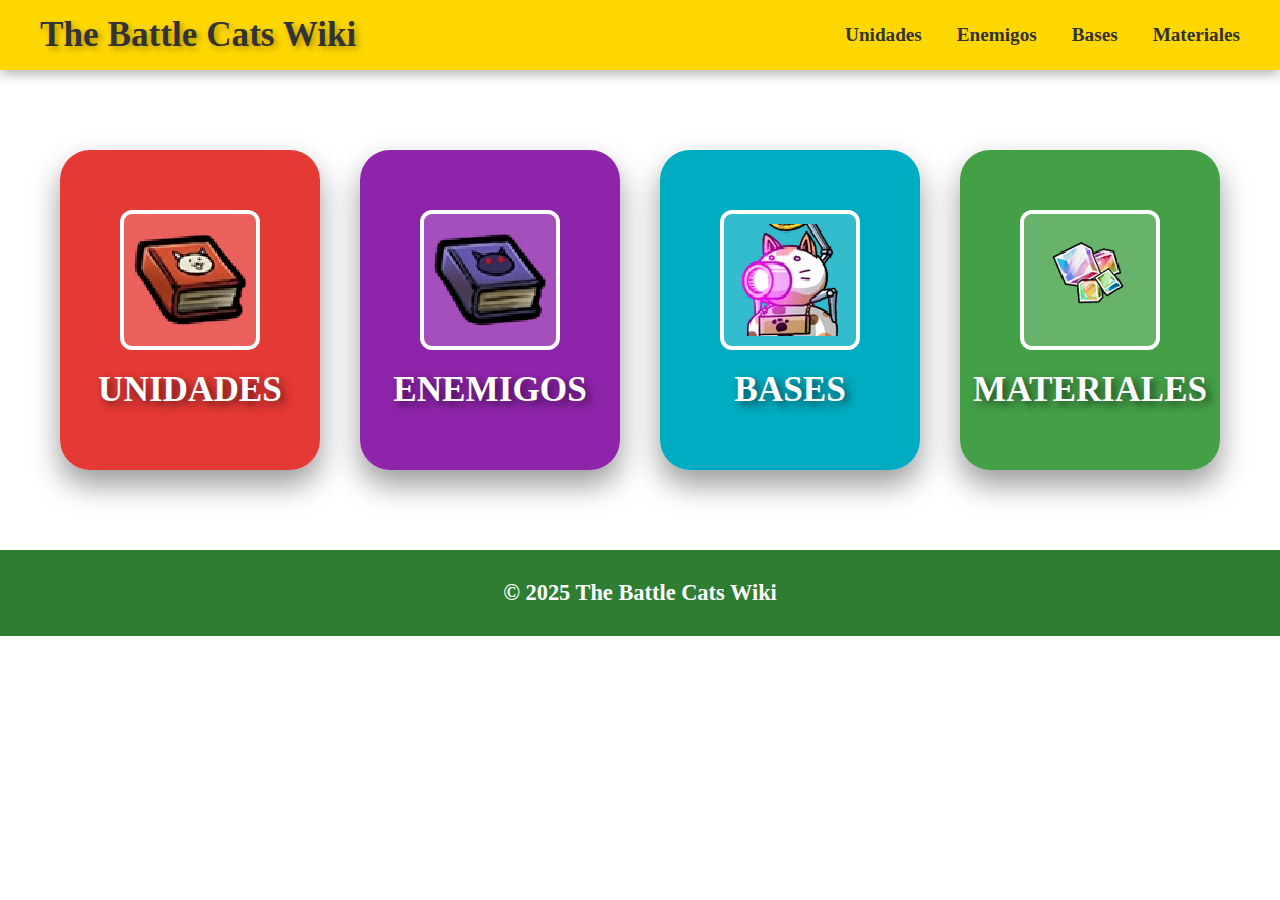
<file: index.html>
<!DOCTYPE html>
<html lang="es">
<head>
    <meta charset="UTF-8">
    <meta name="viewport" content="width=device-width, initial-scale=1.0">
    <title>The Battle Cats Wiki</title>
    <link rel="stylesheet" href="ESTILOS/Estilos.css">
</head>
<body>

    <header>
        <h1>The Battle Cats Wiki</h1>
        <nav>
            <ul>
                <li><a href="Unidades.html">Unidades</a></li>
                <li><a href="Enemigos.html">Enemigos</a></li>
                <li><a href="Bases.html">Bases</a></li>
                <li><a href="Materiales.html">Materiales</a></li>
            </ul>
        </nav>
    </header>

    <main class="home-buttons">
        <article class="unidades">
            <a href="Unidades.html">
                <img src="IMAGES/CatDic.png" alt="Unidades">
                <h3>UNIDADES</h3>
            </a>
        </article>

        <article class="enemigos">
            <a href="Enemigos.html">
                <img src="IMAGES/EnemyDic.png" alt="Enemigos">
                <h3>ENEMIGOS</h3>
            </a>
        </article>

        <article class="bases">
            <a href="Bases.html">
                <img src="IMAGES/BASES.png" alt="Bases">
                <h3>BASES</h3>
            </a>
        </article>

        <article class="materiales">
            <a href="Materiales.html">
                <img src="IMAGES/MATERIALES.png" alt="Materiales">
                <h3>MATERIALES</h3>
            </a>
        </article>
    </main>

    <footer>
        <p>© 2025 The Battle Cats Wiki</p>
    </footer>
    <script src="script.js"></script>
</body>
</html>
</file>
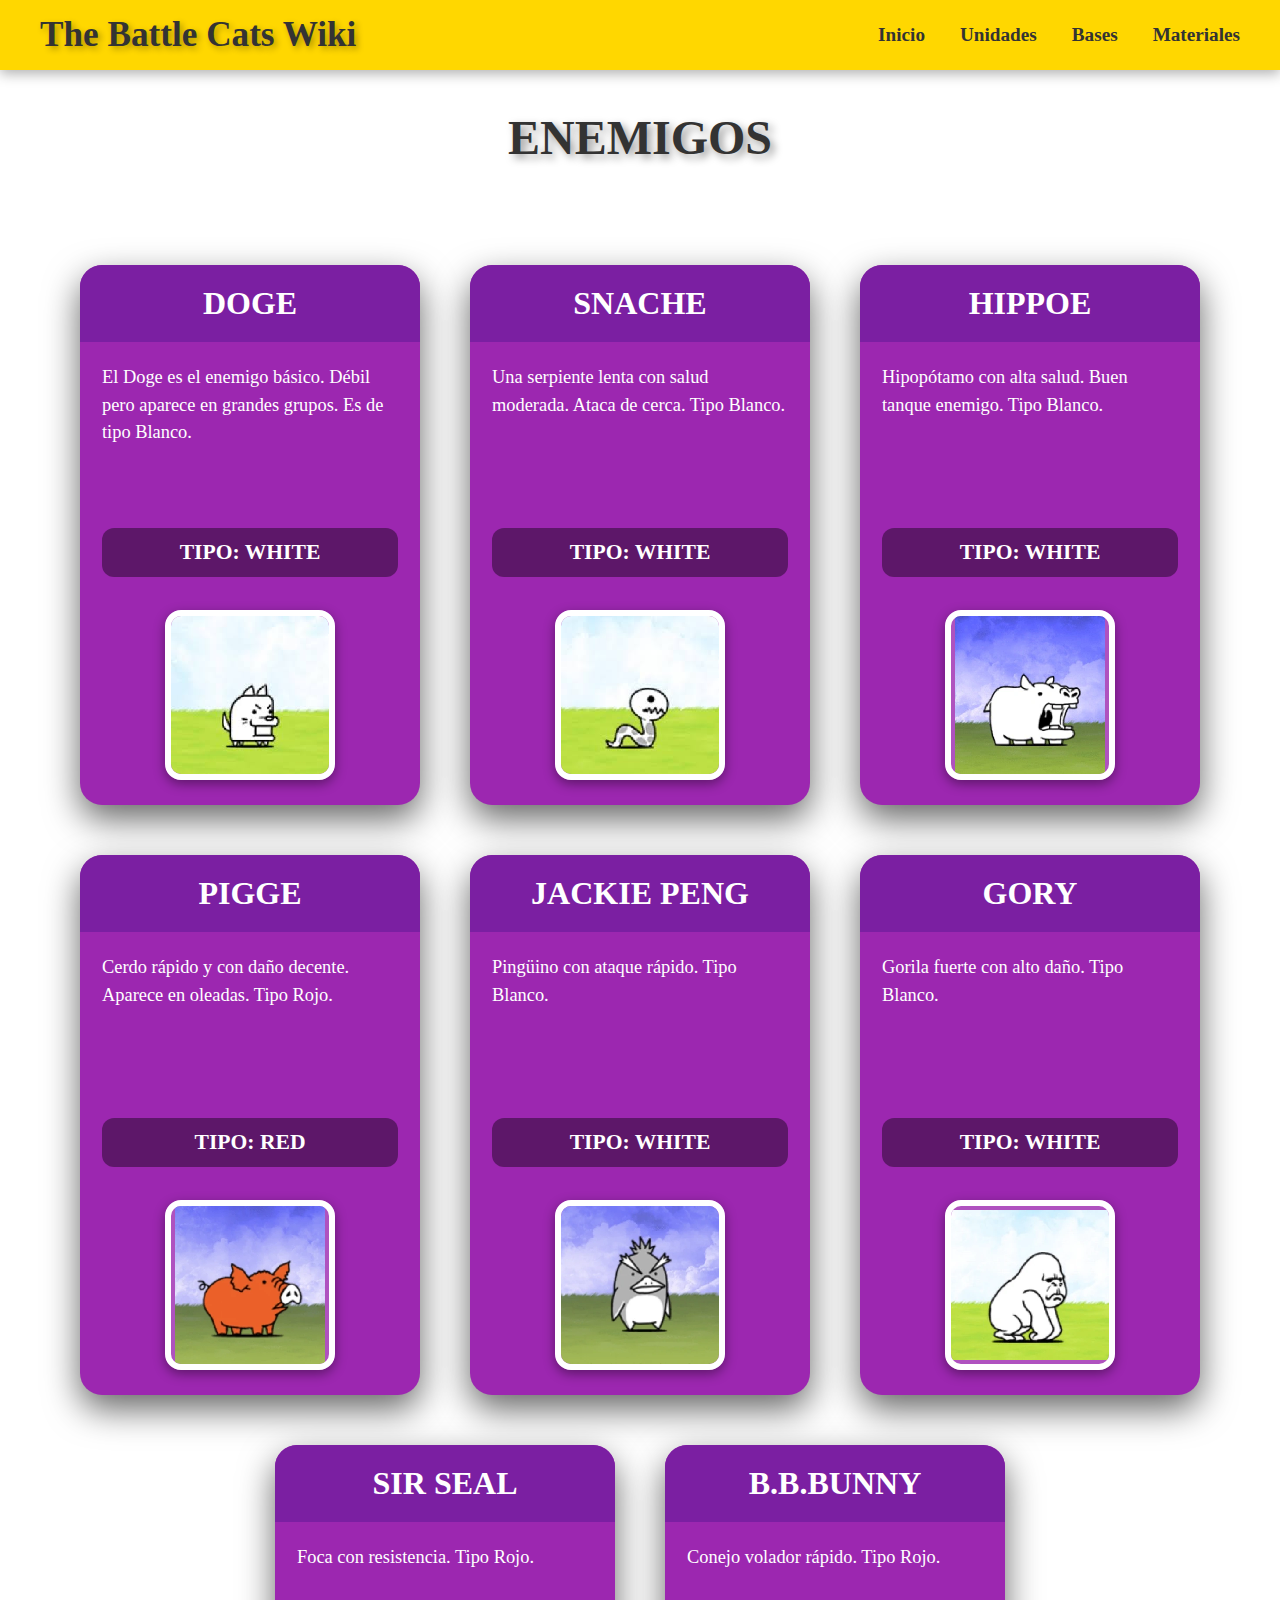
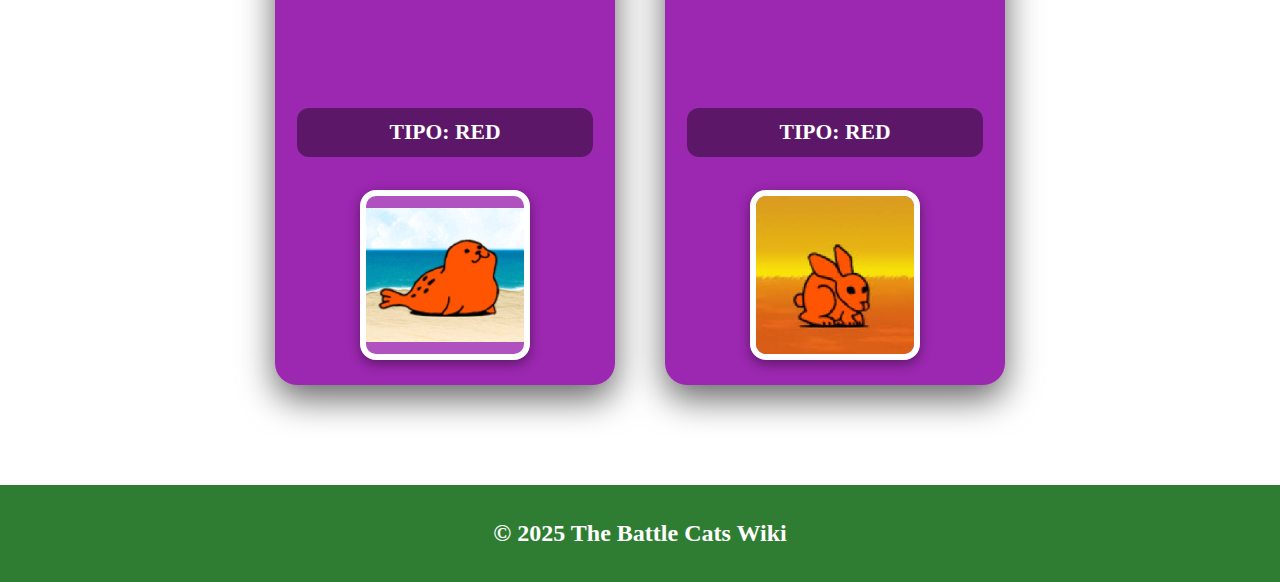
<file: Enemigos.html>
<!DOCTYPE html>
<html lang="es">
<head>
    <meta charset="UTF-8">
    <meta name="viewport" content="width=device-width, initial-scale=1.0">
    <title>The Battle Cats Wiki - Enemigos</title>
    <link rel="stylesheet" href="ESTILOS/Enemigos.css">
</head>
<body>

    <header>
        <h1>The Battle Cats Wiki</h1>
        <nav>
            <ul>
                <li><a href="Inicio.html">Inicio</a></li>
                <li><a href="Unidades.html">Unidades</a></li>
                <li><a href="Bases.html">Bases</a></li>
                <li><a href="Materiales.html">Materiales</a></li>
            </ul>
        </nav>
    </header>

    <main>
        <h2>ENEMIGOS</h2>

        <article>
            <h3>DOGE</h3>
            <p>El Doge es el enemigo básico. Débil pero aparece en grandes grupos. Es de tipo Blanco.</p>
            <strong>TIPO: WHITE</strong>
            <img src="IMAGES/Doge.jpg" alt="Doge">
        </article>

        <article>
            <h3>SNACHE</h3>
            <p>Una serpiente lenta con salud moderada. Ataca de cerca. Tipo Blanco.</p>
            <strong>TIPO: WHITE</strong>
            <img src="IMAGES/Snache.jpg" alt="Snache">
        </article>

        <article>
            <h3>HIPPOE</h3>
            <p>Hipopótamo con alta salud. Buen tanque enemigo. Tipo Blanco.</p>
            <strong>TIPO: WHITE</strong>
            <img src="IMAGES/Hippoe.png" alt="Hippoe">
        </article>

        <article>
            <h3>PIGGE</h3>
            <p>Cerdo rápido y con daño decente. Aparece en oleadas. Tipo Rojo.</p>
            <strong>TIPO: RED</strong>
            <img src="IMAGES/Pigge.png" alt="Pigge">
        </article>

        <article>
            <h3>JACKIE PENG</h3>
            <p>Pingüino con ataque rápido. Tipo Blanco.</p>
            <strong>TIPO: WHITE</strong>
            <img src="IMAGES/Jackie_peng.png" alt="Jackie Peng">
        </article>

        <article>
            <h3>GORY</h3>
            <p>Gorila fuerte con alto daño. Tipo Blanco.</p>
            <strong>TIPO: WHITE</strong>
            <img src="IMAGES/Gory.png" alt="Gory">
        </article>

        <article>
            <h3>SIR SEAL</h3>
            <p>Foca con resistencia. Tipo Rojo.</p>
            <strong>TIPO: RED</strong>
            <img src="IMAGES/Sir_seal.png" alt="Sir Seal">
        </article>

        <article>
            <h3>B.B.BUNNY</h3>
            <p>Conejo volador rápido. Tipo Rojo.</p>
            <strong>TIPO: RED</strong>
            <img src="IMAGES/B.B.Bunny.jpg" alt="B.B.Bunny">
        </article>
    </main>

    <footer>
        <p>© 2025 The Battle Cats Wiki</p>
    </footer>

</body>
</html>
</file>
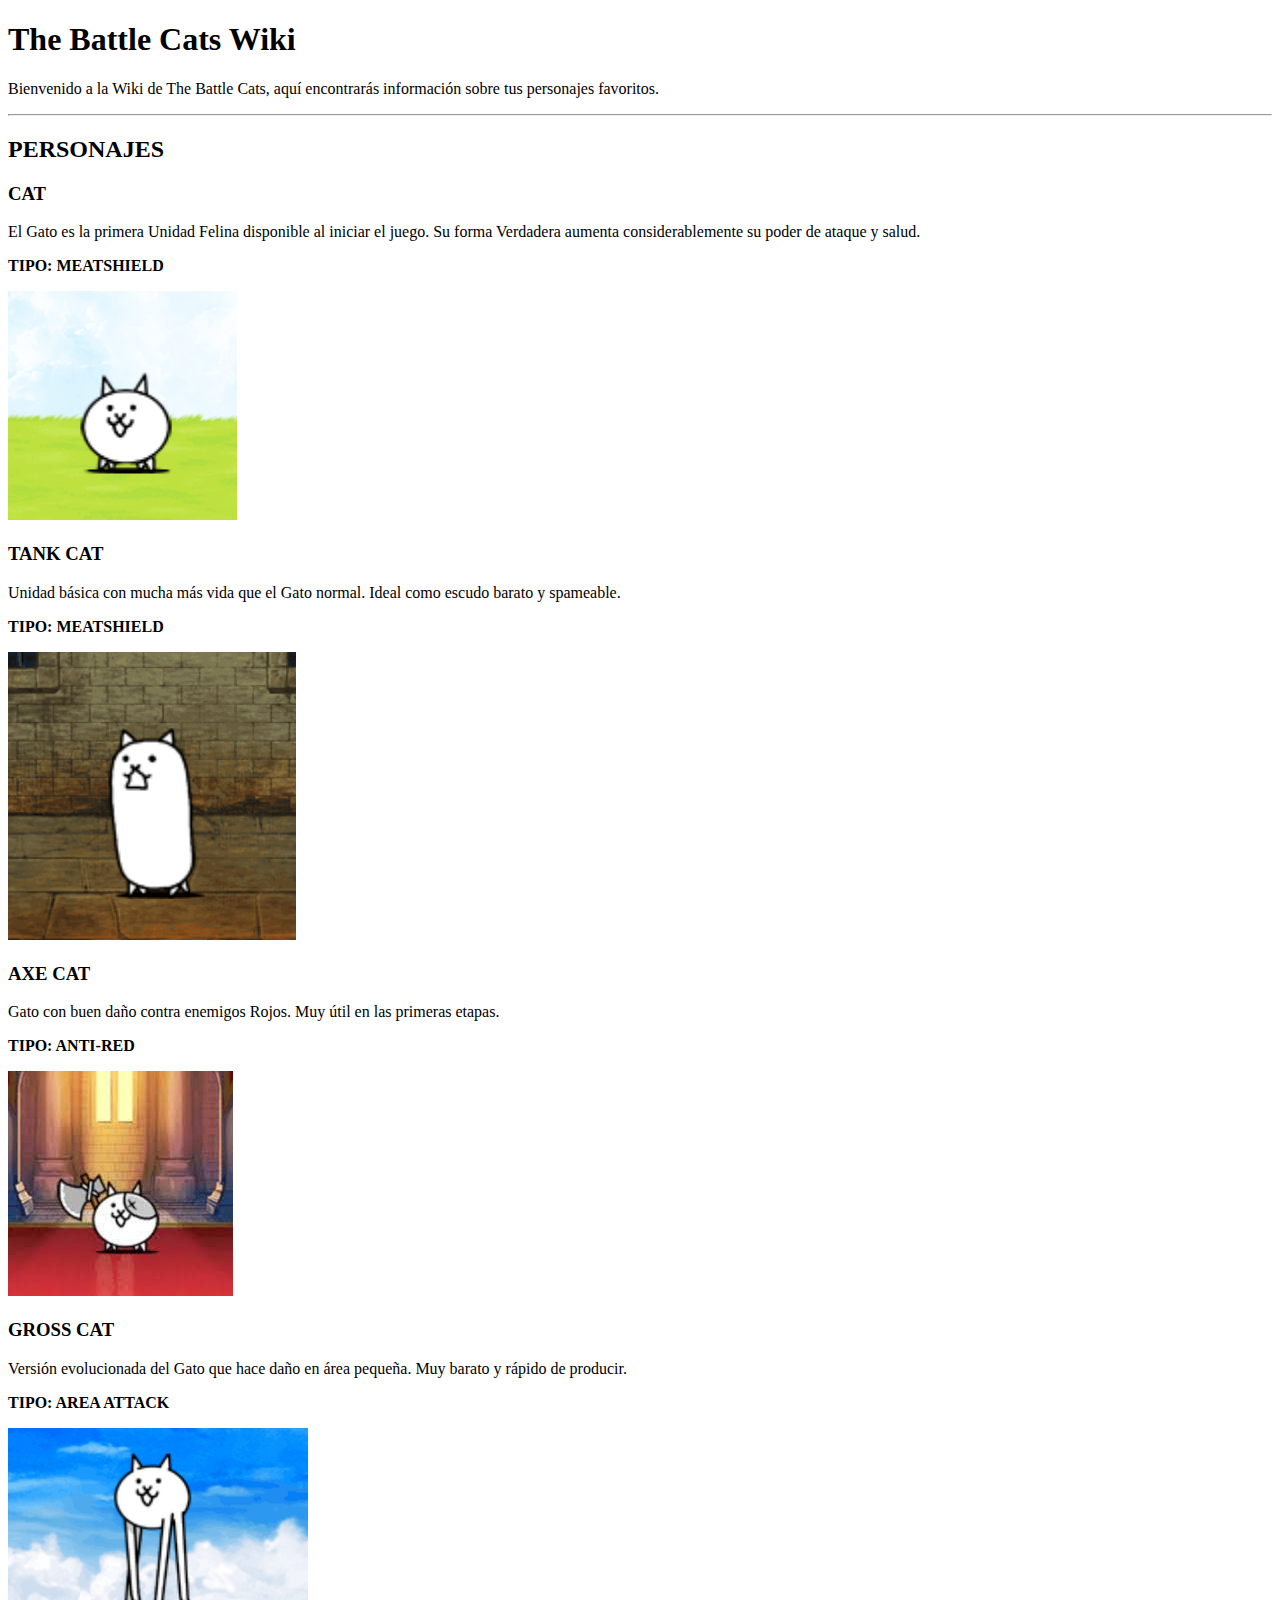
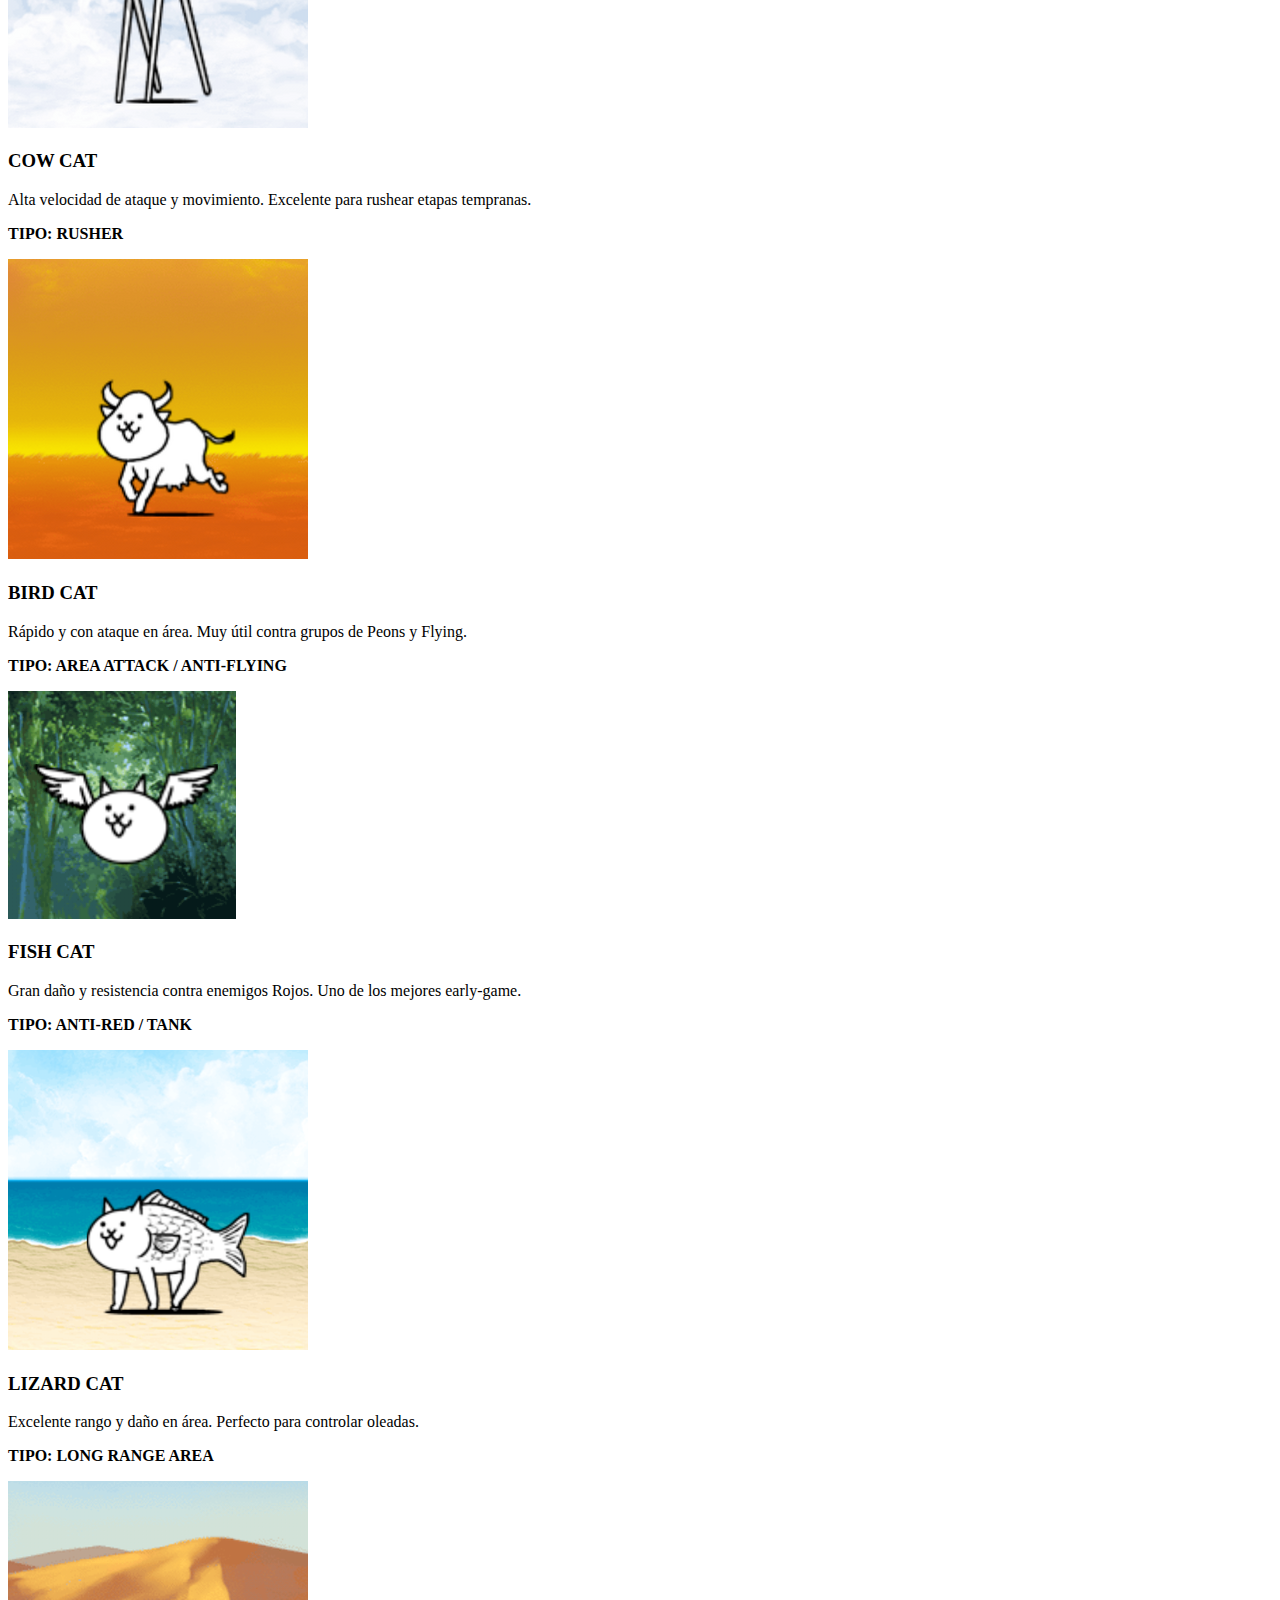
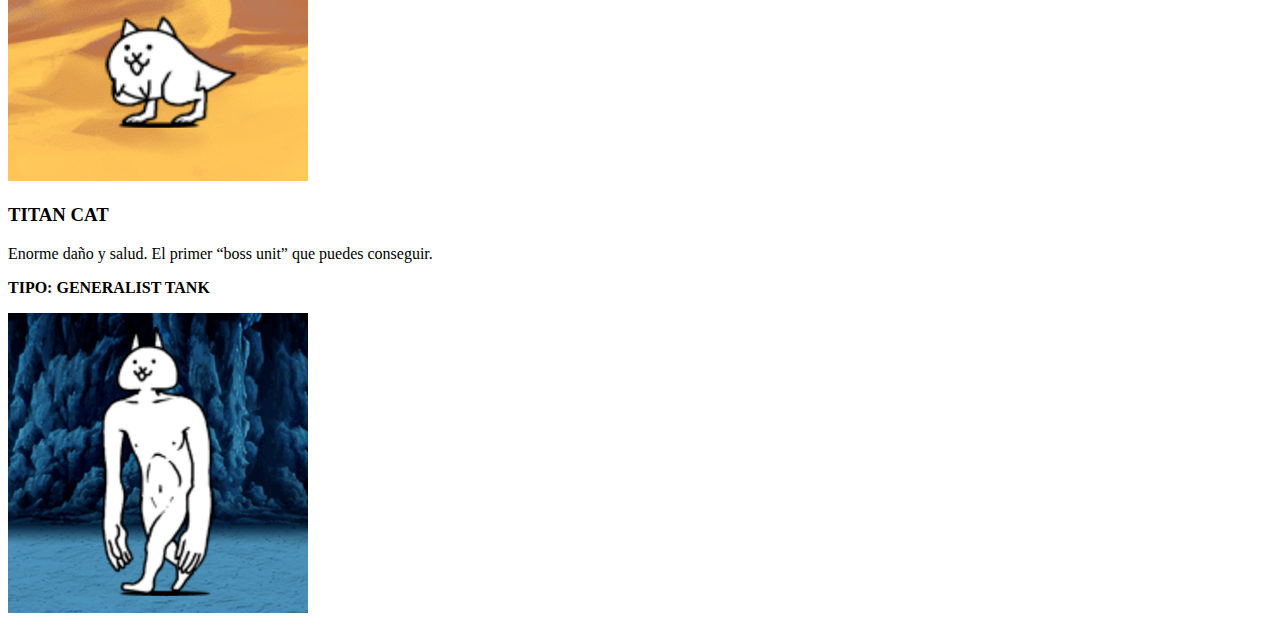
<file: Proyecto.html>
<!DOCTYPE html>
<html lang="es">
<head>
    <meta charset="UTF-8">
    <meta name="viewport" content="width=device-width, initial-scale=1.0">
    <title>The Battle Cats Wiki</title>
</head>
<body>
    <header>
        <h1>The Battle Cats Wiki</h1>
        <p>Bienvenido a la Wiki de The Battle Cats, aquí encontrarás información sobre tus personajes favoritos.</p>
    </header>
    <hr>
    <h2>PERSONAJES</h2>
    <main>
        <section>
            <article>
                <h3>CAT</h3>
                <p>El Gato es la primera Unidad Felina disponible al iniciar el juego. Su forma Verdadera aumenta considerablemente su poder de ataque y salud.</p>
                <p><strong>TIPO: MEATSHIELD</strong></p>
                <img src="IMAGES/Cat.png" alt="Cat">
            </article>
        </section>
        <section>
            <article>
                <h3>TANK CAT</h3>
                <p>Unidad básica con mucha más vida que el Gato normal. Ideal como escudo barato y spameable.</p>
                <p><strong>TIPO: MEATSHIELD</strong></p>
                <img src="IMAGES/Tank_cat.png" alt="Tank Cat">
            </article>
        </section>
        <section>
            <article>
                <h3>AXE CAT</h3>
                <p>Gato con buen daño contra enemigos Rojos. Muy útil en las primeras etapas.</p>
                <p><strong>TIPO: ANTI-RED</strong></p>
                <img src="IMAGES/Axe Cat.jpg" alt="Axe Cat">
            </article>
        </section>
        <section>
            <article>
                <h3>GROSS CAT</h3>
                <p>Versión evolucionada del Gato que hace daño en área pequeña. Muy barato y rápido de producir.</p>
                <p><strong>TIPO: AREA ATTACK</strong></p>
                <img src="IMAGES/Gross_cat.png" alt="Gross Cat">
            </article>
        </section>
        <section>
            <article>
                <h3>COW CAT</h3>
                <p>Alta velocidad de ataque y movimiento. Excelente para rushear etapas tempranas.</p>
                <p><strong>TIPO: RUSHER</strong></p>
                <img src="IMAGES/Cow_cat.png" alt="Cow Cat">
            </article>
        </section>
        <section>
            <article>
                <h3>BIRD CAT</h3>
                <p>Rápido y con ataque en área. Muy útil contra grupos de Peons y Flying.</p>
                <p><strong>TIPO: AREA ATTACK / ANTI-FLYING</strong></p>
                <img src="IMAGES/Bird_cat.png" alt="Bird Cat">
            </article>
        </section>
        <section>
            <article>
                <h3>FISH CAT</h3>
                <p>Gran daño y resistencia contra enemigos Rojos. Uno de los mejores early-game.</p>
                <p><strong>TIPO: ANTI-RED / TANK</strong></p>
                <img src="IMAGES/Fish_cat.png" alt="Fish Cat">
            </article>
        </section>
        <section>
            <article>
                <h3>LIZARD CAT</h3>
                <p>Excelente rango y daño en área. Perfecto para controlar oleadas.</p>
                <p><strong>TIPO: LONG RANGE AREA</strong></p>
                <img src="IMAGES/Lizard_cat.png" alt="Lizard Cat">
            </article>
        </section>
        <section>
            <article>
                <h3>TITAN CAT</h3>
                <p>Enorme daño y salud. El primer “boss unit” que puedes conseguir.</p>
                <p><strong>TIPO: GENERALIST TANK</strong></p>
                <img src="IMAGES/Titan_cat.png" alt="Titan Cat">
            </article>
        </section>
    </main>
</body>
</html>
</file>
<file: ESTILOS/Estilos.css>
/* ESTILOS/Estilos.css - Página de Inicio */
* { margin:0; padding:0; box-sizing:border-box; }
header {
    background:#FFD700;
    padding:15px 40px;
    display:flex;
    justify-content:space-between;
    align-items:center;
    box-shadow:0 4px 12px rgba(0,0,0,0.3);
}
header h1 {
    font-size:2.2em;
    color:#333;
    text-shadow:3px 3px 6px rgba(0,0,0,0.3);
}
header nav ul {
    list-style:none;
    display:flex;
    gap:35px;
}
header nav a {
    color:#333;
    text-decoration:none;
    font-size:1.2em;
    font-weight:bold;
    transition:.3s;
}
header nav a:hover { color:#000; }

/* BOTONES GRANDES - AJUSTADO PARA QUE SIEMPRE QUEDEN EN UNA LÍNEA */
.home-buttons {
    flex:1;
    display:flex;
    justify-content:center;
    align-items:center;
    gap:40px;                    /* Reducido de 80px a 40px para que quepan mejor */
    padding:80px 20px;           /* Reducido padding vertical */
    max-width:1400px;            /* Límite razonable */
    margin:0 auto;
    flex-wrap:wrap;              /* Solo se activa en pantallas muy pequeñas */
}

.home-buttons article {
    width:260px;
    height:320px;
    border-radius:30px;
    overflow:hidden;
    box-shadow:0 15px 30px rgba(0,0,0,0.4);
    transition:transform .4s, box-shadow .4s;
    flex-shrink:0;               /* Evita que se encojan */
}

.home-buttons article:hover {
    transform:translateY(-20px);
    box-shadow:0 30px 60px rgba(0,0,0,0.6);
}

.home-buttons article a {
    display:flex;
    flex-direction:column;
    justify-content:center;
    align-items:center;
    width:100%;
    height:100%;
    text-align:center;
    color:white;
    text-decoration:none;
}

/* COLORES */
.unidades a    { background:#E53935; }
.enemigos a    { background:#8E24AA; }
.bases a       { background:#00ACC1; }
.materiales a  { background:#43A047; }

.home-buttons img {
    width:140px;
    height:140px;
    margin-bottom:20px;
    image-rendering:pixelated;
    border:4px solid white;
    border-radius:12px;
    object-fit:contain;
    background-color:rgba(255,255,255,0.2);
    padding:10px;
    box-sizing:border-box;
}

.home-buttons h3 {
    font-size:2.2em;
    text-shadow:4px 4px 8px rgba(0,0,0,0.6);
}

footer {
    background:#2E7D32;
    color:white;
    text-align:center;
    padding:30px;
    font-size:1.4em;
    font-weight:bold;
    flex-shrink:0;
    margin-top:auto;
}

/* Responsive - Solo rompe a 2 o 1 columna en pantallas pequeñas */
@media (max-width:1200px) {
    .home-buttons {
        gap:30px;
        padding:60px 20px;
    }
    .home-buttons article {
        width:240px;
        height:300px;
    }
}

@media (max-width:992px) {
    .home-buttons {
        flex-wrap:wrap;
        justify-content:center;
    }
    .home-buttons article {
        width:220px;
        height:280px;
    }
}

@media (max-width:768px) {
    header { flex-direction:column; padding:20px; text-align:center; gap:15px; }
    header nav ul { gap:30px; flex-wrap:wrap; justify-content:center; }
}

@media (max-width:480px) {
    .home-buttons {
        flex-direction:column;
        align-items:center;
        gap:40px;
    }
    .home-buttons article {
        width:90%;
        max-width:300px;
        height:300px;
    }
    header h1 { font-size:2em; }
    header nav a { font-size:1.3em; }
}
/* MENÚ HAMBURGUESA CLÁSICO - Corregido para que el botón aparezca siempre en móviles */
@media (max-width: 600px) {
    /* Ocultar el menú horizontal */
    header nav {
        display: none;
        position: absolute;
        top: 100%;
        left: 0;
        width: 100%;
        background: #FFD700;
        padding: 20px 0;
        box-shadow: 0 6px 20px rgba(0,0,0,0.3);
        z-index: 999;
    }
    header nav.active {
        display: block;
    }
    header nav ul {
        flex-direction: column;
        gap: 20px;
    }
    header nav ul li {
        text-align: center;
    }
    header nav a {
        font-size: 1.5em;
        display: block;
        padding: 10px;
    }

    /* MOSTRAR EL BOTÓN HAMBURGUESA */
    .hamburger {
        display: block !important; /* Forzamos que se muestre */
        cursor: pointer;
        padding: 15px;
    }
    .hamburger span {
        display: block;
        width: 35px;
        height: 5px;
        background: #333;
        margin: 7px 0;
        transition: 0.3s;
        border-radius: 3px;
    }

    /* Animación a X al abrir */
    .hamburger.active span:nth-child(1) {
        transform: rotate(45deg) translate(10px, 10px);
    }
    .hamburger.active span:nth-child(2) {
        opacity: 0;
    }
    .hamburger.active span:nth-child(3) {
        transform: rotate(-45deg) translate(7px, -7px);
    }
}

/* En pantallas grandes: ocultar el botón */
.hamburger {
    display: none;
}
</file>
<file: ESTILOS/Enemigos.css>
/* ESTILOS/Enemigos.css - 3 tarjetas por fila + ocultar solo "Enemigos" en esta página */
* { margin:0; padding:0; box-sizing:border-box; }
/* HEADER COMPACTO */
header {
    background:#FFD700;
    padding:15px 40px;
    display:flex;
    justify-content:space-between;
    align-items:center;
    box-shadow:0 4px 12px rgba(0,0,0,0.3);
}
header h1 {
    font-size:2.2em;
    color:#333;
    text-shadow:3px 3px 6px rgba(0,0,0,0.3);
}
header nav ul {
    list-style:none;
    display:flex;
    gap:35px;
}
header nav a {
    color:#333;
    text-decoration:none;
    font-size:1.2em;
    font-weight:bold;
    transition:.3s;
}
header nav a:hover { color:#000; }

/* MAIN - Contenedor flex para tarjetas */
main {
    flex:1;
    padding:40px 20px 100px;
    display:flex;
    flex-wrap:wrap;
    justify-content:center;
    gap:50px;
    max-width:1400px;
    margin:0 auto;
}

/* TÍTULO PRINCIPAL */
main h2:first-of-type {
    width:100%;
    text-align:center;
    font-size:3em;
    margin:0 auto 50px;
    color:#333;
    text-shadow:4px 4px 8px rgba(0,0,0,0.4);
}

/* SUBTÍTULOS */
main h2 {
    width:100%;
    text-align:center;
    font-size:2.7em;
    margin:80px auto 40px;
    color:#333;
    text-shadow:4px 4px 8px rgba(0,0,0,0.4);
}

/* TARJETAS MORADAS - 3 POR FILA */
main article {
    background:#9C27B0;
    color:white;
    width:340px;
    height:540px;
    border-radius:22px;
    overflow:hidden;
    box-shadow:0 14px 35px rgba(0,0,0,0.6);
    transition:transform .4s ease, box-shadow .4s ease;
    display:flex;
    flex-direction:column;
}
main article:hover {
    transform:translateY(-18px);
    box-shadow:0 25px 60px rgba(0,0,0,0.7);
}

main article h3 {
    background:#7B1FA2;
    padding:20px;
    font-size:2em;
    text-align:center;
}
main article p {
    padding:22px;
    font-size:1.15em;
    line-height:1.5;
    flex-grow:1;
}
main article strong {
    display:block;
    background:rgba(0,0,0,0.4);
    margin:0 22px 18px;
    padding:12px;
    border-radius:12px;
    font-size:1.35em;
    text-align:center;
}
main article img {
    width:170px;
    height:170px;
    object-fit:contain;
    background:rgba(255,255,255,0.2);
    margin:15px auto 25px;
    display:block;
    border:6px solid white;
    border-radius:16px;
    image-rendering:pixelated;
    box-shadow:0 4px 12px rgba(0,0,0,0.4);
}

footer {
    background:#2E7D32;
    color:white;
    text-align:center;
    padding:35px;
    font-size:1.5em;
    font-weight:bold;
    margin-top:auto;
}

/* RESPONSIVE */
@media (max-width: 1200px) {
    main { gap:40px; }
    main article { width:320px; height:520px; }
}
@media (max-width: 1100px) {
    main article { width:300px; height:500px; }
}
@media (max-width: 1000px) {
    main { gap:30px; }
    main article { width:45%; height:auto; min-height:480px; }
}
@media (max-width: 700px) {
    main article { width:90%; height:auto; min-height:500px; }
}
@media (max-width: 600px) {
    header { flex-direction:column; padding:15px; gap:10px; text-align:center; }
    header h1 { font-size:2em; }
    header nav ul { gap:25px; }
    header nav a { font-size:1.1em; }
    main { padding:20px 15px 90px; gap:40px; }
    main h2:first-of-type { font-size:2.5em; margin-bottom:40px; }
    main h2 { font-size:2.4em; margin:70px auto 35px; }
}
@media (max-width: 400px) {
    header h1 { font-size:1.8em; }
    main h2:first-of-type { font-size:2.2em; }
    main h2 { font-size:2.1em; }
}
/* MENÚ HAMBURGUESA CLÁSICO - Corregido para que el botón aparezca siempre en móviles */
@media (max-width: 600px) {
    /* Ocultar el menú horizontal */
    header nav {
        display: none;
        position: absolute;
        top: 100%;
        left: 0;
        width: 100%;
        background: #FFD700;
        padding: 20px 0;
        box-shadow: 0 6px 20px rgba(0,0,0,0.3);
        z-index: 999;
    }
    header nav.active {
        display: block;
    }
    header nav ul {
        flex-direction: column;
        gap: 20px;
    }
    header nav ul li {
        text-align: center;
    }
    header nav a {
        font-size: 1.5em;
        display: block;
        padding: 10px;
    }

    /* MOSTRAR EL BOTÓN HAMBURGUESA */
    .hamburger {
        display: block !important; /* Forzamos que se muestre */
        cursor: pointer;
        padding: 15px;
    }
    .hamburger span {
        display: block;
        width: 35px;
        height: 5px;
        background: #333;
        margin: 7px 0;
        transition: 0.3s;
        border-radius: 3px;
    }

    /* Animación a X al abrir */
    .hamburger.active span:nth-child(1) {
        transform: rotate(45deg) translate(10px, 10px);
    }
    .hamburger.active span:nth-child(2) {
        opacity: 0;
    }
    .hamburger.active span:nth-child(3) {
        transform: rotate(-45deg) translate(7px, -7px);
    }
}

/* En pantallas grandes: ocultar el botón */
.hamburger {
    display: none;
}
</file>
